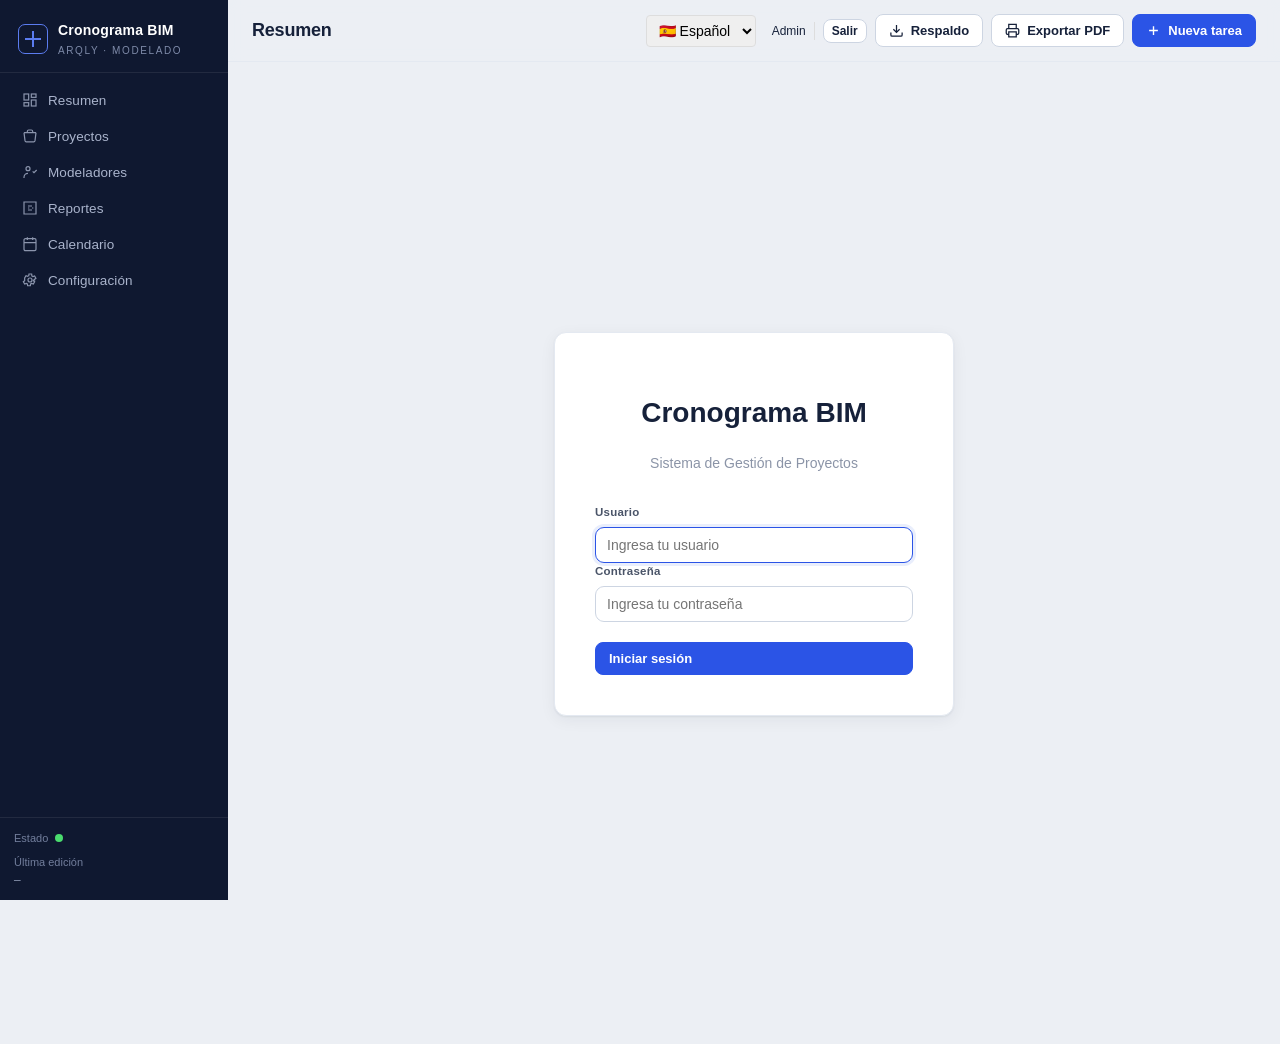
<file: index.html>
<!DOCTYPE html>
<html lang="es">
<head>
<meta charset="UTF-8">
<meta name="viewport" content="width=device-width, initial-scale=1">
<title>Cronograma BIM — Gestión de proyectos</title>
<link rel="stylesheet" href="styles.css">
</head>
<body>
<div id="app">
  <aside class="rail">
    <div class="brand">
      <div class="glyph"></div>
      <div><b>Cronograma BIM</b><small>Arqly · Modelado</small></div>
    </div>
    <nav class="nav" id="nav"></nav>
    <div class="rail-foot">
      <div style="font-size:11px;margin-bottom:8px">Estado
        <span id="syncStatus" style="display:inline-block;width:8px;height:8px;border-radius:50%;background:#4adc6e;margin-left:4px" title="Online"></span>
      </div>
      Última edición<br><span class="num" id="lastsave">—</span>
    </div>
  </aside>
  <main class="main">
    <header class="topbar">
      <div>
        <h1 id="viewTitle">Resumen</h1>
        <div class="sub" id="viewSub"></div>
      </div>
      <div class="spacer"></div>
      <div class="actions no-print" style="display:flex;gap:8px;align-items:center">
        <select id="langSelector" style="padding:6px 8px;border:1px solid #ddd;border-radius:4px;cursor:pointer" onchange="setLang(this.value)">
          <option value="es">🇪🇸 Español</option>
          <option value="en">🇺🇸 English</option>
        </select>
        <div id="userDisplay" style="padding:0 8px;border-right:1px solid #ddd;font-size:12px">Admin</div>
        <button class="btn" data-act="logout" style="padding:4px 8px;font-size:12px">Salir</button>
        <button class="btn" data-act="export-json"><svg class="ico" viewBox="0 0 24 24" fill="none" stroke="currentColor" stroke-width="2"><path d="M21 15v4a2 2 0 0 1-2 2H5a2 2 0 0 1-2-2v-4M7 10l5 5 5-5M12 15V3"/></svg>Respaldo</button>
        <button class="btn" data-act="export-pdf"><svg class="ico" viewBox="0 0 24 24" fill="none" stroke="currentColor" stroke-width="2"><path d="M6 9V2h12v7M6 18H4a2 2 0 0 1-2-2v-5a2 2 0 0 1 2-2h16a2 2 0 0 1 2 2v5a2 2 0 0 1-2 2h-2M6 14h12v8H6z"/></svg>Exportar PDF</button>
        <button class="btn primary" data-act="add-task"><svg class="ico" viewBox="0 0 24 24" fill="none" stroke="currentColor" stroke-width="2.2"><path d="M12 5v14M5 12h14"/></svg>Nueva tarea</button>
      </div>
    </header>
    <div class="content" id="view"></div>
  </main>
</div>
<div id="modal-root"></div>

<script src="config.js"></script>
<script src="i18n.js"></script>
<script src="storage.js"></script>
<script src="app.js"></script>
</body>
</html>
</file>
<file: styles.css>
:root{
  --bg:#eceff4; --surface:#ffffff; --surface-2:#f6f8fc;
  --ink:#16213a; --ink-2:#4a5468; --ink-3:#8b94a7;
  --line:#e4e9f1; --line-2:#cdd5e2;
  --accent:#2b54e6; --accent-soft:#e9eefc; --accent-ink:#1c3bb0;
  --danger:#e0394a; --danger-soft:#fceaec;
  --warn:#c47d00; --warn-soft:#fbf0d8;
  --ok:#1f9d57; --ok-soft:#e6f6ec;
  --we-bg:#eef2f8; --ho-bg:rgba(196,125,0,.13); --ab-bg:rgba(224,57,74,.12);
  --dayW:30px; --labelW:230px; --rowH:38px; --rail:228px;
  --sans:-apple-system,BlinkMacSystemFont,"Segoe UI",Roboto,Inter,Helvetica,Arial,sans-serif;
  --mono:ui-monospace,"SF Mono","JetBrains Mono","Cascadia Code","Roboto Mono",Consolas,monospace;
  --shadow:0 1px 2px rgba(20,33,58,.06),0 4px 16px rgba(20,33,58,.06);
}
*{box-sizing:border-box}
html,body{margin:0;padding:0}
body{font-family:var(--sans);background:var(--bg);color:var(--ink);font-size:14px;line-height:1.5;-webkit-font-smoothing:antialiased}
.num{font-family:var(--mono);font-variant-numeric:tabular-nums;font-feature-settings:"tnum"}
button{font-family:inherit;cursor:pointer}
input,select,textarea{font-family:inherit;font-size:14px}
a{color:var(--accent)}

/* layout */
#app{display:flex;min-height:100vh}
.rail{width:var(--rail);flex:0 0 var(--rail);background:#0f1830;color:#c8d0e2;display:flex;flex-direction:column;position:sticky;top:0;height:100vh}
.brand{padding:20px 18px 14px;display:flex;align-items:center;gap:10px;border-bottom:1px solid rgba(255,255,255,.08)}
.brand .glyph{width:30px;height:30px;border:1.5px solid #5b7cf0;border-radius:7px;position:relative;flex:0 0 auto}
.brand .glyph::before,.brand .glyph::after{content:"";position:absolute;background:#5b7cf0}
.brand .glyph::before{left:6px;right:6px;top:13px;height:1.5px}
.brand .glyph::after{top:6px;bottom:6px;left:13px;width:1.5px}
.brand b{font-size:14px;color:#fff;letter-spacing:.2px;line-height:1.1}
.brand small{display:block;font-size:10px;letter-spacing:.16em;text-transform:uppercase;color:#7e8aa8;margin-top:2px}
.nav{padding:10px 10px;display:flex;flex-direction:column;gap:2px;flex:1}
.nav button{display:flex;align-items:center;gap:10px;width:100%;text-align:left;background:none;border:0;color:#aab4cc;padding:9px 12px;border-radius:8px;font-size:13.5px;font-weight:500;letter-spacing:.1px}
.nav button .ico{width:16px;height:16px;flex:0 0 auto;opacity:.8}
.nav button:hover{background:rgba(255,255,255,.06);color:#e7ecf7}
.nav button.active{background:var(--accent);color:#fff}
.nav button.active .ico{opacity:1}
.rail-foot{padding:12px 14px;border-top:1px solid rgba(255,255,255,.08);font-size:11px;color:#727e9c}
.rail-foot .num{color:#9aa5c0}

.main{flex:1;min-width:0;display:flex;flex-direction:column}
.topbar{position:sticky;top:0;z-index:20;background:rgba(236,239,244,.86);backdrop-filter:blur(8px);border-bottom:1px solid var(--line);padding:14px 24px;display:flex;align-items:center;gap:16px;flex-wrap:wrap}
.topbar h1{font-size:18px;margin:0;font-weight:650;letter-spacing:-.2px}
.topbar .sub{color:var(--ink-3);font-size:12.5px;margin-top:1px}
.spacer{flex:1}
.actions{display:flex;gap:8px;flex-wrap:wrap}
.btn{border:1px solid var(--line-2);background:var(--surface);color:var(--ink);padding:8px 13px;border-radius:8px;font-size:13px;font-weight:550;display:inline-flex;align-items:center;gap:7px;transition:.12s}
.btn:hover{border-color:#aab6c9;background:#fbfcfe}
.btn .ico{width:15px;height:15px}
.btn.primary{background:var(--accent);border-color:var(--accent);color:#fff}
.btn.primary:hover{background:#2447c9}
.btn.ghost{background:none;border-color:transparent}
.btn.ghost:hover{background:rgba(20,33,58,.05)}
.btn.danger{color:var(--danger);border-color:#f0c4c8}
.btn.sm{padding:5px 9px;font-size:12px;border-radius:7px}
.content{padding:22px 24px 60px;max-width:1500px;width:100%}

/* cards / grid */
.kpis{display:grid;grid-template-columns:repeat(auto-fit,minmax(160px,1fr));gap:12px;margin-bottom:22px}
.kpi{background:var(--surface);border:1px solid var(--line);border-radius:12px;padding:15px 16px;box-shadow:var(--shadow)}
.kpi .lab{font-size:11px;letter-spacing:.13em;text-transform:uppercase;color:var(--ink-3);font-weight:600}
.kpi .val{font-size:27px;font-weight:680;margin-top:7px;letter-spacing:-.5px}
.kpi .val.num{font-weight:600}
.kpi.alert .val{color:var(--danger)}
.kpi .foot{font-size:12px;color:var(--ink-2);margin-top:3px}

.panel{background:var(--surface);border:1px solid var(--line);border-radius:12px;box-shadow:var(--shadow);margin-bottom:20px;overflow:hidden}
.panel-h{padding:14px 18px;border-bottom:1px solid var(--line);display:flex;align-items:center;gap:12px}
.panel-h h2{font-size:14px;margin:0;font-weight:640;letter-spacing:.1px}
.panel-h .eyebrow{font-size:11px;letter-spacing:.14em;text-transform:uppercase;color:var(--ink-3);font-weight:600}
.panel-b{padding:6px 0}
.panel-b.pad{padding:16px 18px}
.grid2{display:grid;grid-template-columns:1.4fr 1fr;gap:20px;align-items:start}
@media(max-width:1080px){.grid2{grid-template-columns:1fr}}

/* tables */
table{width:100%;border-collapse:collapse}
th{text-align:left;font-size:10.5px;letter-spacing:.12em;text-transform:uppercase;color:var(--ink-3);font-weight:600;padding:9px 18px;border-bottom:1px solid var(--line);white-space:nowrap}
td{padding:10px 18px;border-bottom:1px solid var(--line);vertical-align:middle;font-size:13.5px}
tr:last-child td{border-bottom:0}
tbody tr:hover{background:var(--surface-2)}
.t-name{font-weight:560}
.t-sub{font-size:11.5px;color:var(--ink-3)}
.right{text-align:right}
.center{text-align:center}
.muted{color:var(--ink-3)}

/* chips / badges */
.dot{width:9px;height:9px;border-radius:3px;display:inline-block;flex:0 0 auto}
.chip{display:inline-flex;align-items:center;gap:6px;font-size:12px;font-weight:560;padding:3px 9px;border-radius:999px;background:var(--surface-2);border:1px solid var(--line);white-space:nowrap}
.badge{display:inline-flex;align-items:center;gap:5px;font-size:11.5px;font-weight:600;padding:3px 8px;border-radius:6px;letter-spacing:.02em}
.badge.pend{background:#eef1f6;color:#586074}
.badge.curso{background:var(--accent-soft);color:var(--accent-ink)}
.badge.hecha{background:var(--ok-soft);color:var(--ok)}
.badge.bloq{background:var(--warn-soft);color:var(--warn)}
.badge.risk{background:var(--danger-soft);color:var(--danger)}
.pill-person{display:inline-flex;align-items:center;gap:7px;font-weight:560}

/* progress */
.prog{height:7px;border-radius:99px;background:#e9edf4;overflow:hidden;min-width:60px}
.prog>i{display:block;height:100%;border-radius:99px;background:var(--accent)}
.prog.ok>i{background:var(--ok)}

/* load bars */
.load-row{display:flex;align-items:center;gap:12px;padding:9px 18px;border-bottom:1px solid var(--line)}
.load-row:last-child{border-bottom:0}
.load-name{width:90px;flex:0 0 auto;display:flex;align-items:center;gap:8px;font-weight:560;font-size:13px}
.load-bar{flex:1;height:20px;background:#eef1f6;border-radius:6px;position:relative;overflow:hidden}
.load-bar>i{position:absolute;left:0;top:0;bottom:0;border-radius:6px;opacity:.9}
.load-bar>.cap{position:absolute;top:0;bottom:0;width:2px;background:var(--ink-3)}
.load-val{width:118px;flex:0 0 auto;text-align:right;font-size:12.5px;color:var(--ink-2)}

/* toolbar */
.toolbar{display:flex;align-items:center;gap:10px;flex-wrap:wrap;margin-bottom:16px}
.seg{display:inline-flex;background:var(--surface);border:1px solid var(--line-2);border-radius:8px;overflow:hidden}
.seg button{border:0;background:none;padding:7px 12px;font-size:12.5px;font-weight:560;color:var(--ink-2)}
.seg button.on{background:var(--accent);color:#fff}
.field-inline{display:inline-flex;align-items:center;gap:7px;font-size:12.5px;color:var(--ink-2)}
select.mini,input.mini{border:1px solid var(--line-2);border-radius:8px;padding:7px 10px;background:var(--surface);color:var(--ink);font-weight:520}

/* gantt */
.gantt{overflow:auto;border:1px solid var(--line);border-radius:12px;background:var(--surface);max-height:560px}
.gantt-inner{display:inline-block;min-width:100%}
.ghead{position:sticky;top:0;z-index:6;background:var(--surface);box-shadow:0 1px 0 var(--line-2)}
.grow{display:flex;align-items:stretch}
.gmonths,.gdays{display:flex}
.gcorner{position:sticky;left:0;z-index:7;background:var(--surface);min-width:var(--labelW);max-width:var(--labelW);width:var(--labelW);border-right:1px solid var(--line-2);display:flex;align-items:center;padding:0 14px;font-size:11px;letter-spacing:.1em;text-transform:uppercase;color:var(--ink-3);font-weight:600}
.gmonth{flex:0 0 auto;border-right:1px solid var(--line-2);border-bottom:1px solid var(--line);padding:7px 10px;font-size:12px;font-weight:600;text-transform:capitalize;color:var(--ink-2);white-space:nowrap;overflow:hidden}
.gday{flex:0 0 var(--dayW);width:var(--dayW);text-align:center;font-size:10.5px;color:var(--ink-3);padding:5px 0;border-right:1px solid var(--line);border-bottom:1px solid var(--line)}
.gday.we{background:var(--we-bg)}
.gday.ho{background:var(--ho-bg);color:var(--warn);font-weight:600}
.gbody .grow{border-bottom:1px solid var(--line)}
.gbody .grow:hover .gtrack{background-color:rgba(43,84,230,.025)}
.ggroup{display:flex;align-items:center;background:var(--surface-2);position:sticky;left:0}
.ggroup .glabel{background:var(--surface-2);font-weight:650;font-size:12px;color:var(--ink);text-transform:none;letter-spacing:0;flex-direction:row;align-items:center;gap:8px}
.glabel{position:sticky;left:0;z-index:4;background:var(--surface);min-width:var(--labelW);max-width:var(--labelW);width:var(--labelW);padding:6px 14px;border-right:1px solid var(--line-2);display:flex;flex-direction:column;justify-content:center;gap:2px}
.glabel .gl-name{font-size:12.5px;font-weight:560;white-space:nowrap;overflow:hidden;text-overflow:ellipsis}
.glabel .gl-meta{font-size:10.5px;color:var(--ink-3);display:flex;gap:7px;align-items:center}
.gtrack{position:relative;flex:0 0 auto;height:var(--rowH);background-image:repeating-linear-gradient(90deg,var(--line) 0 1px,transparent 1px var(--dayW))}
.gshade{position:absolute;top:0;bottom:0}
.gshade.we{background:var(--we-bg)}
.gshade.ho{background:var(--ho-bg)}
.gshade.ab{background:var(--ab-bg)}
.gtoday{position:absolute;top:0;bottom:0;width:2px;background:var(--accent);z-index:5;box-shadow:0 0 0 1px rgba(43,84,230,.18)}
.gbar{position:absolute;top:7px;height:24px;border-radius:6px;display:flex;align-items:center;padding:0 8px;color:#fff;font-size:11.5px;font-weight:560;white-space:nowrap;overflow:hidden;box-shadow:0 1px 2px rgba(0,0,0,.18);z-index:3;cursor:pointer}
.gbar .pct{position:absolute;left:0;top:0;bottom:0;background:rgba(255,255,255,.28);border-right:1px solid rgba(255,255,255,.45)}
.gbar span{position:relative;z-index:2;text-shadow:0 1px 1px rgba(0,0,0,.25)}
.gbar.risk{outline:2px solid var(--danger);outline-offset:-2px}
.gdl{position:absolute;top:3px;bottom:3px;width:0;border-left:2px dashed var(--danger);z-index:4}
.gdl::after{content:"⚑";position:absolute;top:-2px;left:1px;font-size:10px;color:var(--danger)}
.empty{padding:40px;text-align:center;color:var(--ink-3);font-size:13.5px}
.legend{display:flex;gap:16px;flex-wrap:wrap;font-size:11.5px;color:var(--ink-2);padding:10px 18px;border-top:1px solid var(--line);background:var(--surface-2)}
.legend span{display:inline-flex;align-items:center;gap:6px}
.legend .sw{width:13px;height:11px;border-radius:3px;display:inline-block}

/* modal */
.modal-bg{position:fixed;inset:0;background:rgba(15,24,48,.46);display:flex;align-items:flex-start;justify-content:center;padding:48px 16px;z-index:100;overflow:auto}
.modal{background:var(--surface);border-radius:14px;width:100%;max-width:560px;box-shadow:0 20px 60px rgba(15,24,48,.3);overflow:hidden}
.modal-h{padding:16px 20px;border-bottom:1px solid var(--line);display:flex;align-items:center;justify-content:space-between}
.modal-h h3{margin:0;font-size:15.5px;font-weight:640}
.modal-b{padding:18px 20px;display:grid;gap:14px}
.modal-f{padding:14px 20px;border-top:1px solid var(--line);display:flex;justify-content:flex-end;gap:9px;background:var(--surface-2)}
.frow{display:grid;gap:6px}
.frow.two{grid-template-columns:1fr 1fr;gap:14px}
.frow label{font-size:11.5px;font-weight:600;color:var(--ink-2);letter-spacing:.02em}
.frow input,.frow select,.frow textarea{border:1px solid var(--line-2);border-radius:9px;padding:9px 11px;background:var(--surface);color:var(--ink);width:100%}
.frow input:focus,.frow select:focus,.frow textarea:focus{outline:none;border-color:var(--accent);box-shadow:0 0 0 3px var(--accent-soft)}
.frow .check{display:flex;align-items:center;gap:8px;font-size:13px;color:var(--ink)}
.frow .check input{width:auto}
.x{border:0;background:none;font-size:20px;color:var(--ink-3);line-height:1;padding:4px}
.iconbtn{border:1px solid var(--line-2);background:var(--surface);border-radius:7px;width:28px;height:28px;display:inline-flex;align-items:center;justify-content:center;color:var(--ink-2);padding:0}
.iconbtn:hover{background:var(--surface-2);color:var(--ink)}
.iconbtn:disabled{opacity:.35;cursor:default}
.rowact{display:inline-flex;gap:5px}

/* responsive rail */
.menubtn{display:none}
@media(max-width:900px){
  #app{flex-direction:column}
  .rail{width:100%;height:auto;flex-direction:row;align-items:center;position:sticky;top:0;z-index:30;overflow-x:auto}
  .brand{border-bottom:0;border-right:1px solid rgba(255,255,255,.08);padding:12px 16px}
  .nav{flex-direction:row;flex:1;padding:8px}
  .nav button{width:auto;white-space:nowrap}
  .nav button .ico{display:none}
  .rail-foot{display:none}
}

/* print */
.print-only{display:none}
@media print{
  .rail,.topbar .actions,.toolbar,.no-print,.modal-bg,.legend{display:none!important}
  body,#app,.main{background:#fff!important}
  .content{padding:0;max-width:none}
  .topbar{position:static;background:#fff;border:0;padding:0 0 6px}
  .print-only{display:block;margin-bottom:14px}
  .print-only h1{font-size:20px;margin:0}
  .print-only .pmeta{font-size:12px;color:#555;font-family:var(--mono)}
  .panel,.kpi{box-shadow:none;border:1px solid #ccc;break-inside:avoid}
  .gantt{max-height:none;overflow:visible}
  @page{margin:14mm}
}
</file>
